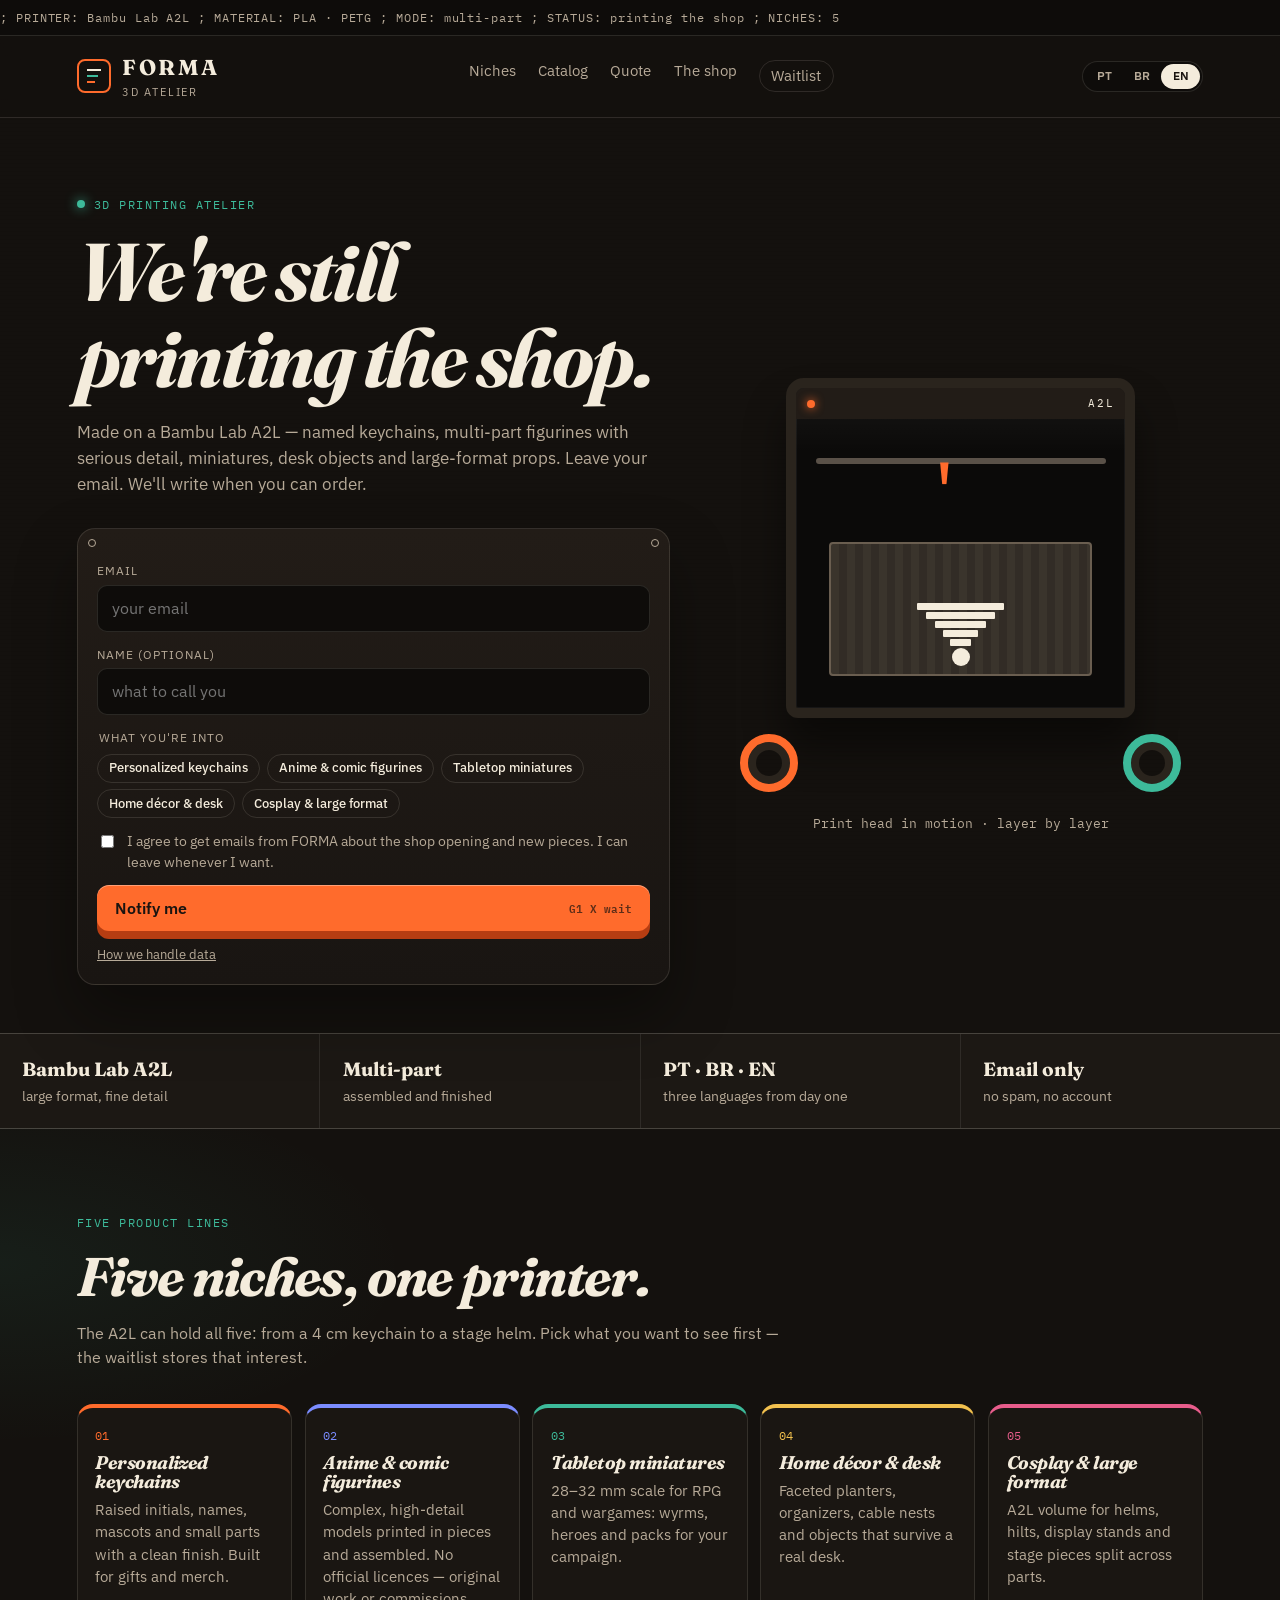
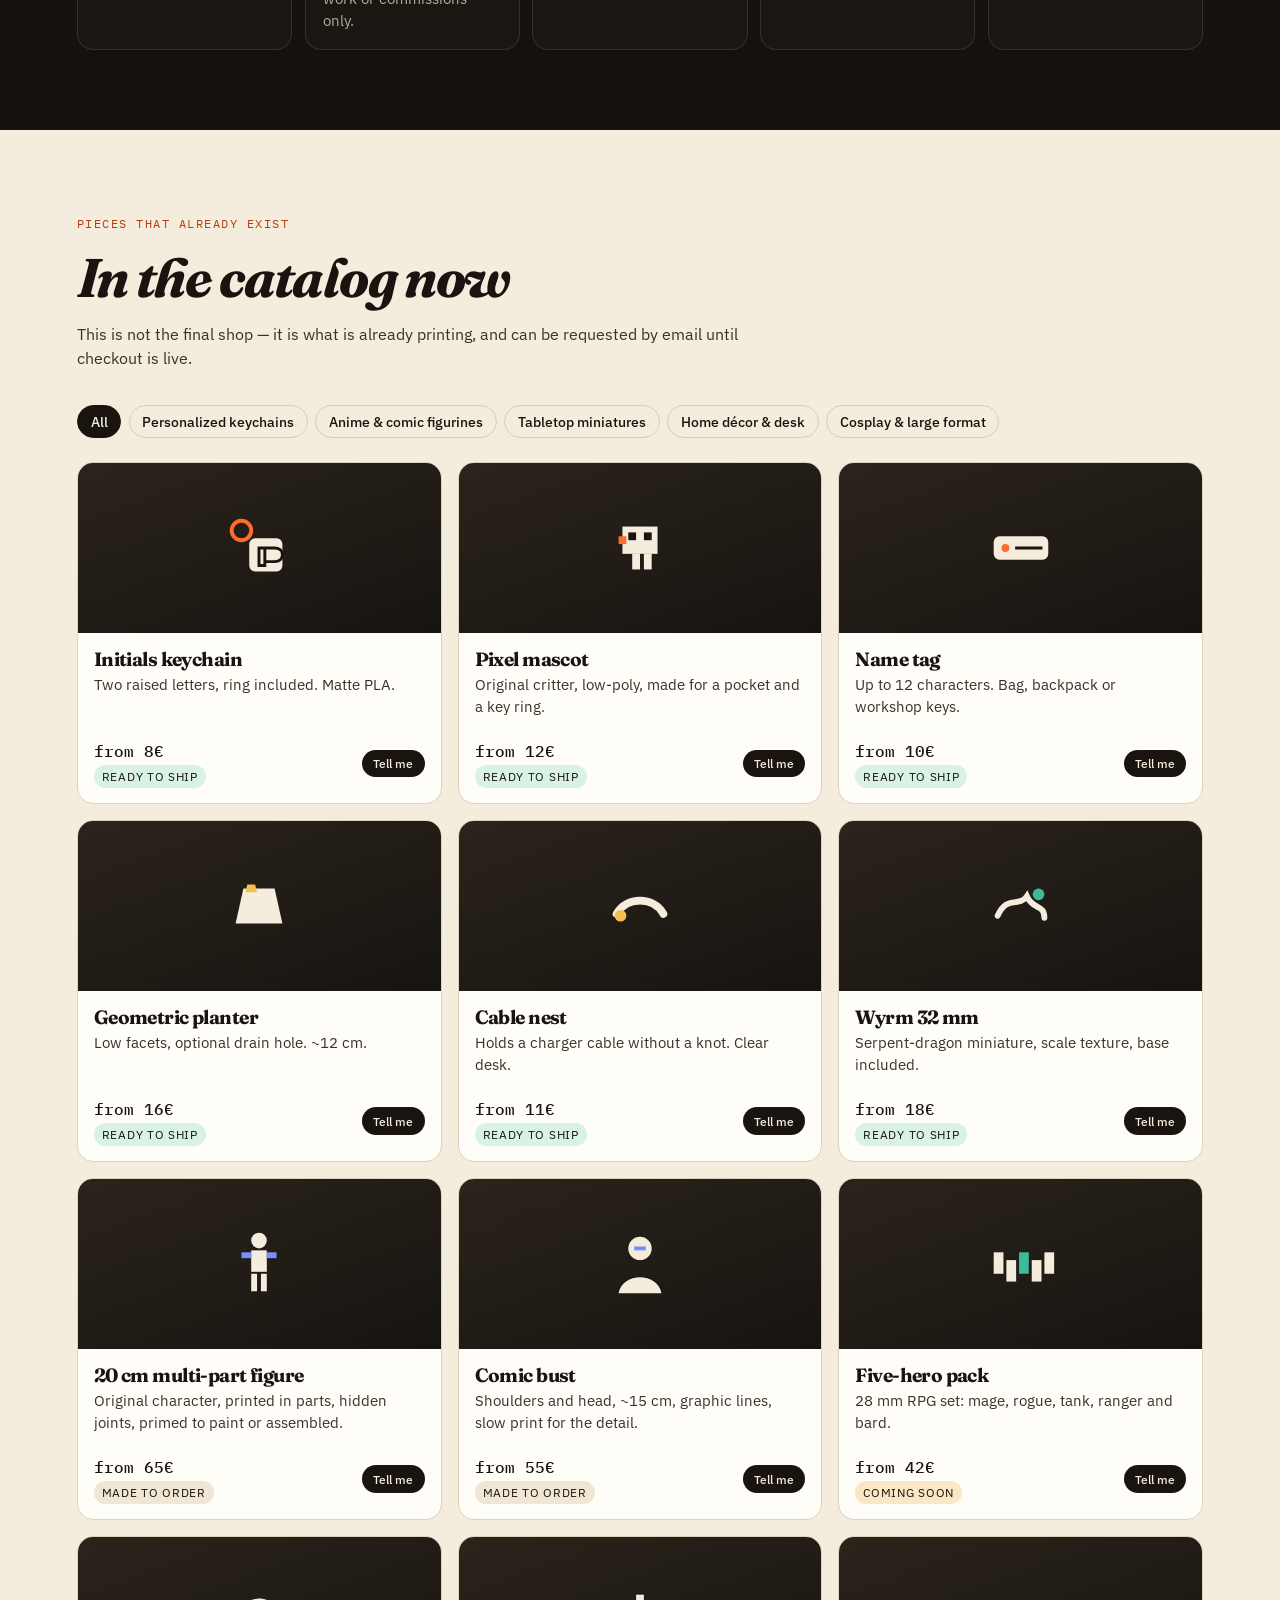
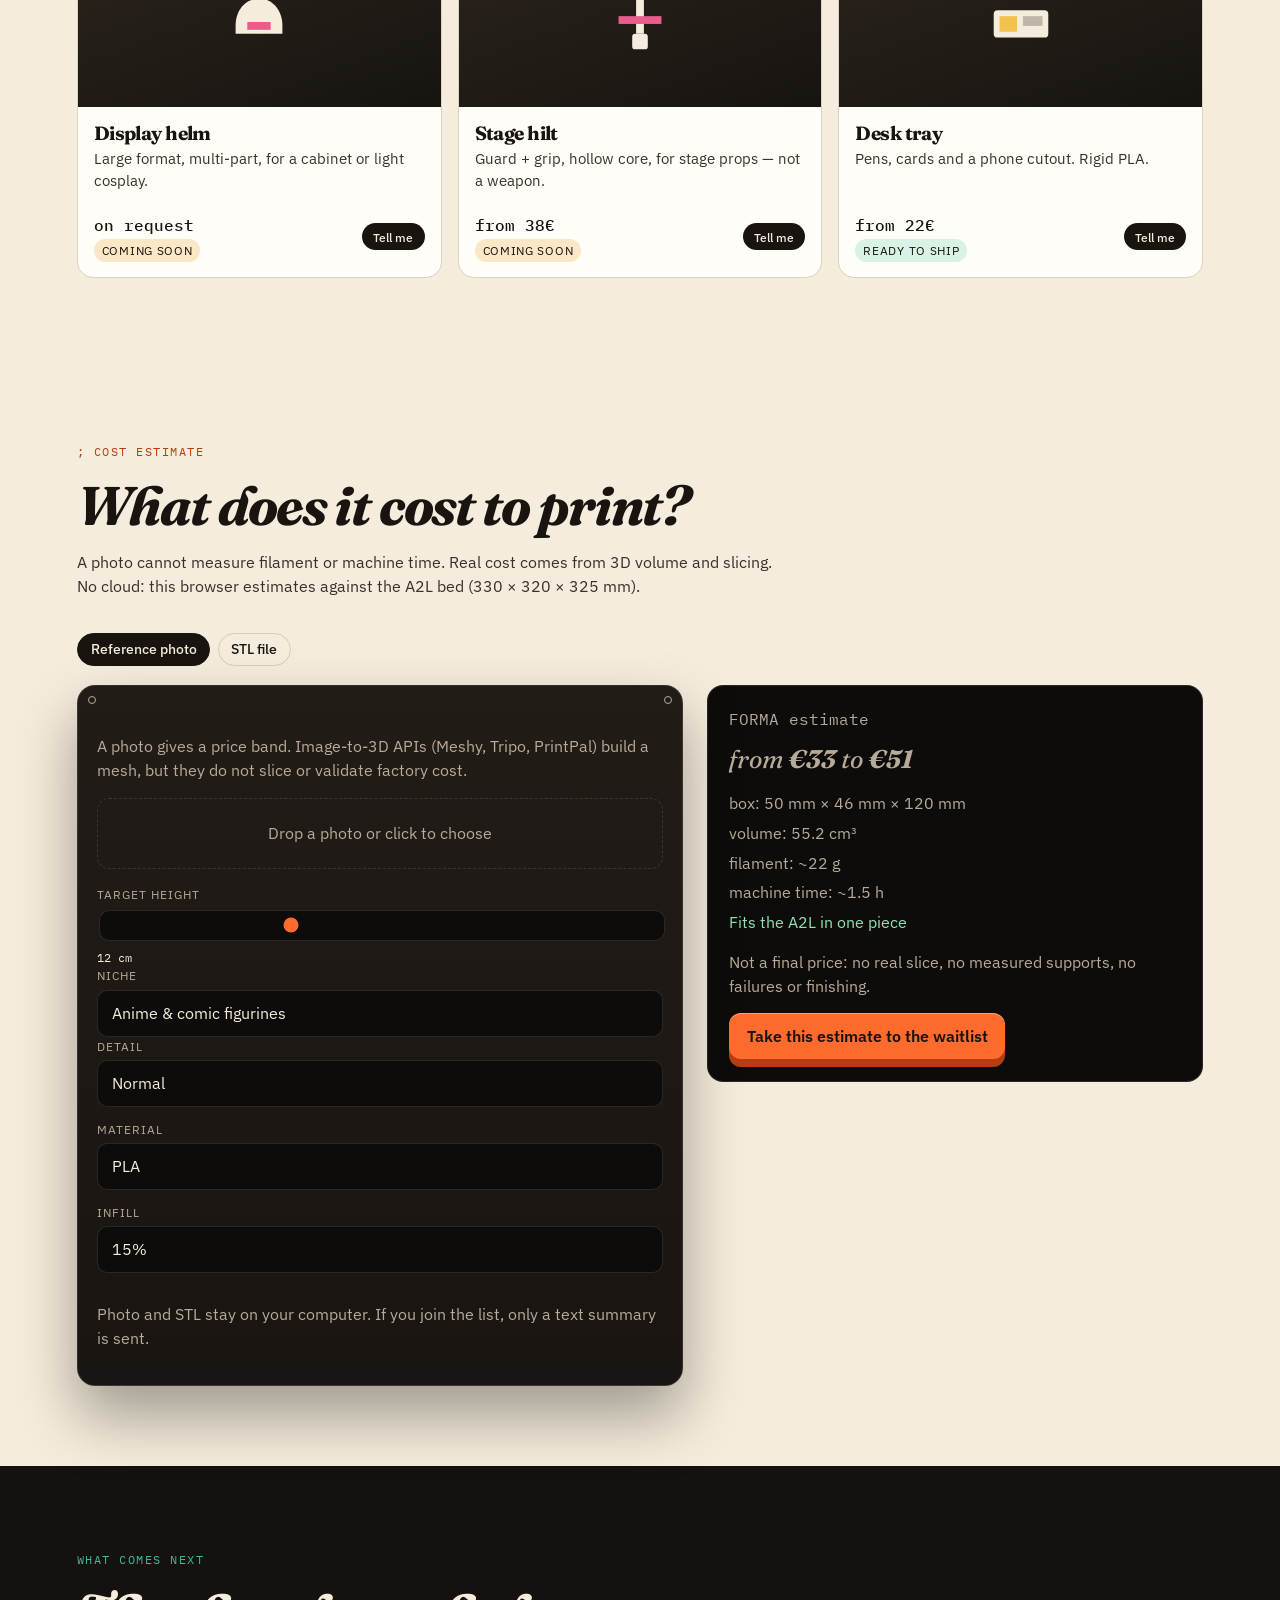
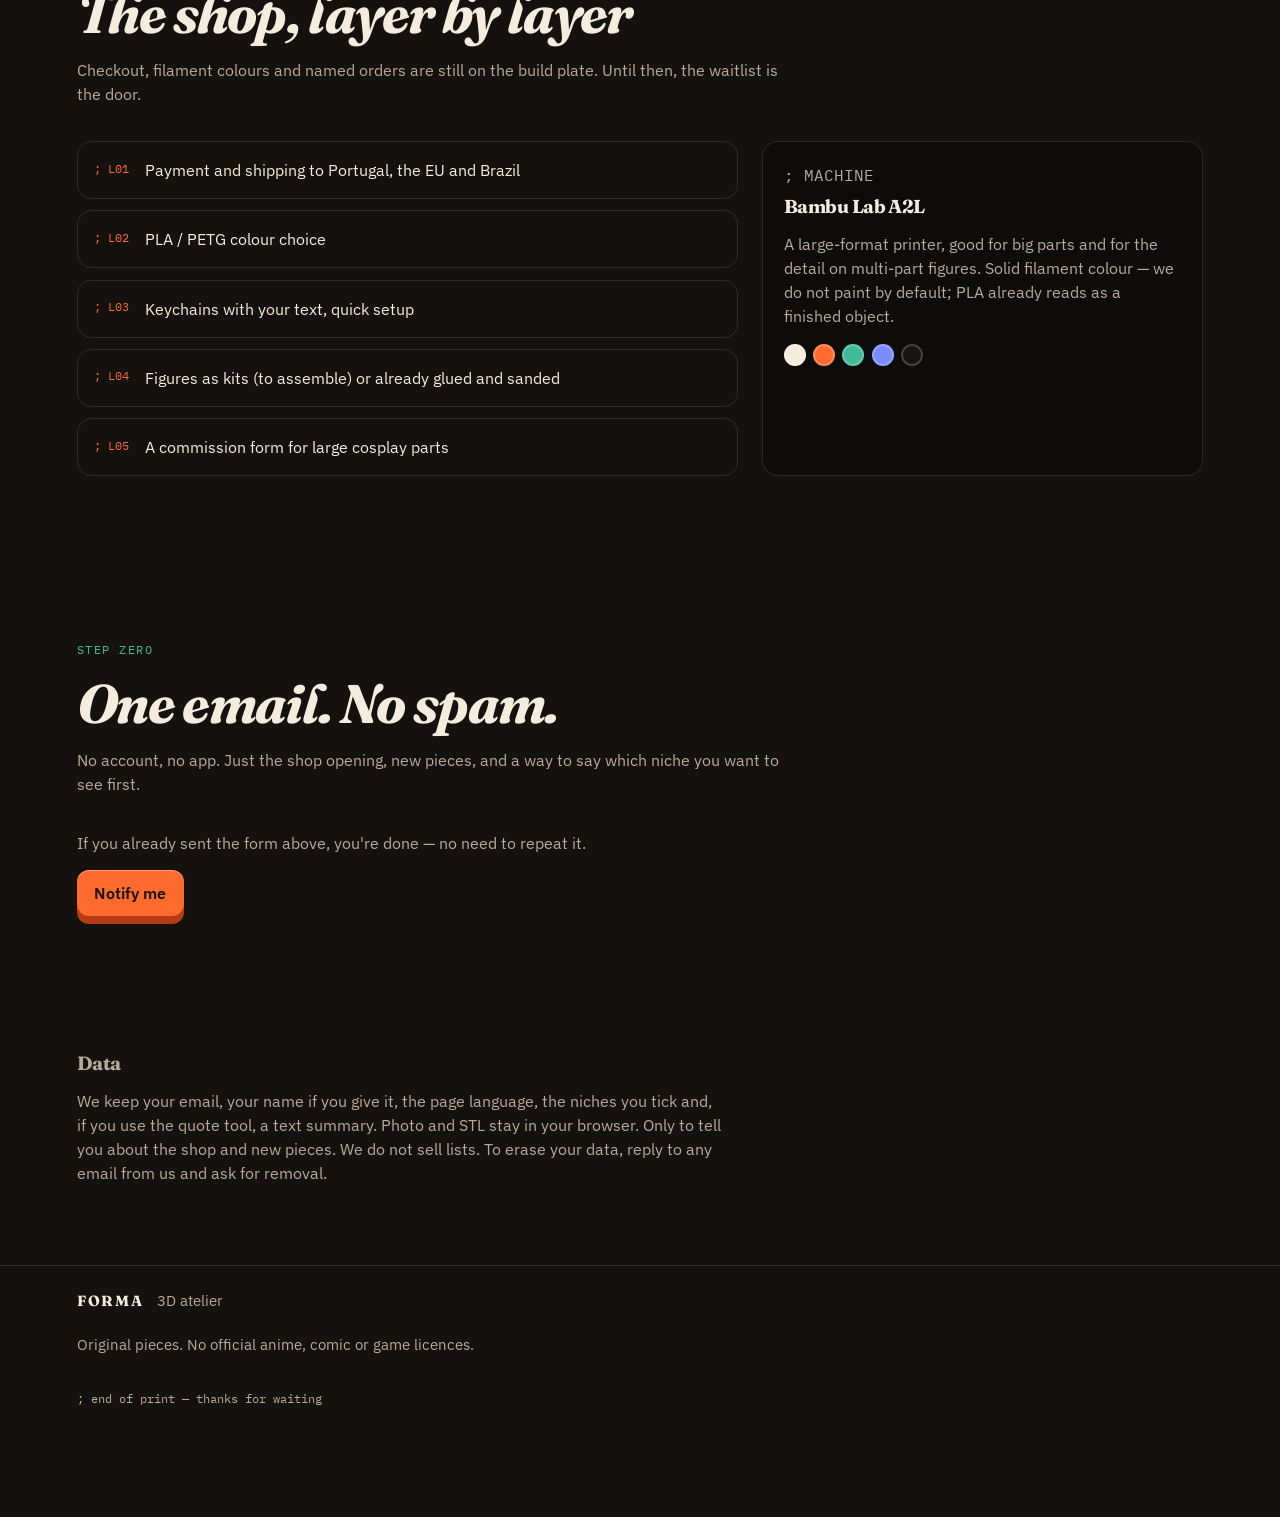
<file: index.html>
<!DOCTYPE html>
<html lang="pt-PT">
  <head>
    <meta charset="utf-8" />
    <meta name="viewport" content="width=device-width, initial-scale=1" />
    <meta name="theme-color" content="#14110e" />
    <title>FORMA — atelier de impressão 3D</title>
    <meta
      name="description"
      content="Peças impressas numa Bambu Lab A2L: chaveiros personalizados, figuras anime e comic, miniaturas, decoração e props. Entra na lista de espera da loja."
    />
    <meta property="og:title" content="FORMA — atelier de impressão 3D" />
    <meta
      property="og:description"
      content="Chaveiros, figuras em várias peças, miniaturas, decoração e props. Impressos numa Bambu Lab A2L. Entra na lista da loja."
    />
    <meta property="og:type" content="website" />
    <meta name="twitter:card" content="summary" />
    <link rel="icon" href="favicon.svg" type="image/svg+xml" />
    <link rel="preconnect" href="https://fonts.googleapis.com" />
    <link rel="preconnect" href="https://fonts.gstatic.com" crossorigin />
    <link
      href="https://fonts.googleapis.com/css2?family=Fraunces:ital,opsz,wght@0,9..144,500;0,9..144,700;1,9..144,500;1,9..144,700&family=IBM+Plex+Mono:wght@400;500&family=IBM+Plex+Sans:wght@400;500;600&display=swap"
      rel="stylesheet"
    />
    <link rel="stylesheet" href="styles.css" />
  </head>
  <body>
    <a class="skip" href="#main">Skip to content</a>

    <div class="ticker" aria-hidden="true">
      <div class="ticker-track" data-i18n="ticker">; PRINTER: Bambu Lab A2L   ; MATERIAL: PLA · PETG   ; MODE: multi-peça   ; STATUS: a imprimir a loja   ; NICHES: 5</div>
      <div class="ticker-track" data-i18n="ticker">; PRINTER: Bambu Lab A2L   ; MATERIAL: PLA · PETG   ; MODE: multi-peça   ; STATUS: a imprimir a loja   ; NICHES: 5</div>
    </div>

    <header class="site-header">
      <a class="brand" href="#top">
        <span class="brand-mark" aria-hidden="true"></span>
        <span>
          <strong>FORMA</strong>
          <small data-i18n="footer.tag">atelier 3D</small>
        </span>
      </a>
      <nav class="nav" aria-label="primary">
        <a href="#nichos" data-i18n="nav.niches">Nichos</a>
        <a href="#catalogo" data-i18n="nav.catalog">Catálogo</a>
        <a href="#orcamento" data-i18n="nav.quote">Orçamento</a>
        <a href="#loja" data-i18n="nav.shop">A loja</a>
        <a href="#lista" class="nav-cta" data-i18n="nav.waitlist">Lista de espera</a>
      </nav>
      <div class="lang" role="group" aria-label="Language">
        <button type="button" data-lang="pt-PT" aria-pressed="true">PT</button>
        <button type="button" data-lang="pt-BR" aria-pressed="false">BR</button>
        <button type="button" data-lang="en" aria-pressed="false">EN</button>
      </div>
    </header>

    <noscript>
      <p class="noscript">FORMA precisa de JavaScript para o idioma e o catálogo. O e-mail da lista está no formulário em baixo se o browser o mostrar.</p>
    </noscript>
    <main id="main">
      <section class="hero" id="top">
        <div class="hero-copy">
          <p class="kicker">
            <span class="led" aria-hidden="true"></span>
            <span data-i18n="hero.kicker">Atelier de impressão 3D</span>
          </p>
          <h1 data-i18n="hero.title">Estamos a imprimir a loja.</h1>
          <p class="lead" data-i18n="hero.lead">Peças feitas numa Bambu Lab A2L — chaveiros com o teu nome, figuras em várias peças com grande detalhe, miniaturas, decoração e props de grande formato. Deixa o teu e-mail. Avisamos-te quando puderes encomendar.</p>

          <form class="panel waitlist-form" id="waitlist-form" novalidate>
            <div class="panel-screws" aria-hidden="true"></div>
            <label class="field">
              <span data-i18n="form.email">E-mail</span>
              <input
                id="email"
                name="email"
                type="email"
                autocomplete="email"
                required
                placeholder="o teu e-mail"
                data-i18n-placeholder="form.emailPlaceholder"
              />
            </label>
            <label class="field">
              <span data-i18n="form.name">Nome</span>
              <input
                id="name"
                name="name"
                type="text"
                autocomplete="name"
                placeholder="como te chamamos"
                data-i18n-placeholder="form.namePlaceholder"
              />
            </label>
            <fieldset class="chips">
              <legend data-i18n="form.interest">O que te interessa</legend>
              <div class="chip-row" id="interest-chips"></div>
            </fieldset>
            <label class="consent">
              <input type="checkbox" name="consent" required />
              <span data-i18n="form.consent">Aceito receber e-mails da FORMA sobre a abertura da loja e peças novas. Posso sair quando quiser.</span>
            </label>
            <button class="btn" type="submit">
              <span data-i18n="form.submit">Quero ser avisado</span>
              <span class="btn-gcode" aria-hidden="true">G1 X wait</span>
            </button>
            <p class="form-status" id="form-status" role="status" hidden></p>
            <input type="hidden" name="quote" id="quote-summary" />
            <a class="privacy-link" href="#privacidade" data-i18n="form.privacyLink">Como tratamos os dados</a>
          </form>
        </div>

        <figure class="printer-stage">
          <div class="printer" aria-hidden="true">
            <div class="printer-frame">
              <div class="printer-top">
                <span class="printer-led"></span>
                <span class="printer-name">A2L</span>
              </div>
              <div class="gantry">
                <div class="gantry-bar"></div>
                <div class="nozzle"></div>
              </div>
              <div class="bed">
                <div class="print-object">
                  <span class="layer"></span>
                  <span class="layer"></span>
                  <span class="layer"></span>
                  <span class="layer"></span>
                  <span class="layer"></span>
                  <span class="figure-head"></span>
                </div>
              </div>
            </div>
            <div class="spool" data-spool="1"></div>
            <div class="spool" data-spool="2"></div>
          </div>
          <figcaption data-i18n="hero.printerCaption">Cabeça de impressão em movimento · camada a camada</figcaption>
        </figure>
      </section>

      <section class="stats" aria-label="facts">
        <article>
          <strong data-i18n="stats.printer">Bambu Lab A2L</strong>
          <span data-i18n="stats.printerHint">grande formato, detalhe fino</span>
        </article>
        <article>
          <strong data-i18n="stats.parts">Multi-peça</strong>
          <span data-i18n="stats.partsHint">montagem e acabamento</span>
        </article>
        <article>
          <strong data-i18n="stats.langs">PT · BR · EN</strong>
          <span data-i18n="stats.langsHint">três línguas desde o dia zero</span>
        </article>
        <article>
          <strong data-i18n="stats.list">Só e-mail</strong>
          <span data-i18n="stats.listHint">sem spam, sem conta</span>
        </article>
      </section>

      <section class="section" id="nichos">
        <header class="section-head">
          <p class="kicker" data-i18n="niches.kicker">Cinco linhas de produto</p>
          <h2 data-i18n="niches.title">Cinco nichos, uma impressora.</h2>
          <p data-i18n="niches.lead">A A2L aguentá-los a todos: do chaveiro de 4 cm ao elmo de palco. Escolhe o que queres ver primeiro — a lista de espera guarda o teu interesse.</p>
        </header>
        <div class="niche-grid" id="niche-grid"></div>
      </section>

      <section class="section cream" id="catalogo">
        <header class="section-head">
          <p class="kicker" data-i18n="catalog.kicker">Peças que já existem</p>
          <h2 data-i18n="catalog.title">No catálogo agora</h2>
          <p data-i18n="catalog.lead">Isto não é a loja final — é o que já está a ser impresso e pode ser encomendado por e-mail até o checkout estar no ar.</p>
        </header>
        <div class="filters" id="filters" role="tablist"></div>
        <div class="product-grid" id="product-grid"></div>
        <p class="empty" id="catalog-empty" hidden data-i18n="catalog.empty">Nada neste nicho ainda. Entra na lista e diz-nos o que queres ver.</p>
      </section>

      <section class="section cream" id="orcamento">
        <header class="section-head">
          <p class="kicker" data-i18n="quote.kicker">; COST ESTIMATE</p>
          <h2 data-i18n="quote.title">Quanto custa imprimir?</h2>
          <p data-i18n="quote.lead">Uma fotografia não mede filament nem tempo de máquina. O custo real vem do volume 3D e do corte. Sem nuvem: o cálculo corre neste browser, com a cama da A2L (330 × 320 × 325 mm).</p>
        </header>
        <div class="quote-tabs" role="tablist">
          <button type="button" class="filter" data-quote-tab="photo" aria-pressed="true" data-i18n="quote.tabPhoto">Foto</button>
          <button type="button" class="filter" data-quote-tab="stl" aria-pressed="false" data-i18n="quote.tabStl">STL</button>
        </div>
        <div class="quote-layout">
          <form class="panel quote-panel" id="quote-form" onsubmit="return false;">
            <div class="panel-screws" aria-hidden="true"></div>
            <div data-quote-panel="photo">
              <p class="muted" data-i18n="quote.photoHelp"></p>
              <div class="dropzone" id="quote-drop-photo" tabindex="0">
                <span data-i18n="quote.dropPhoto">Larga uma foto</span>
                <input id="quote-photo" type="file" accept="image/*" hidden />
              </div>
              <label class="field">
                <span data-i18n="quote.height">Altura alvo</span>
                <input id="quote-height" type="range" min="2" max="32" step="1" value="12" />
                <output id="quote-height-val">12 cm</output>
              </label>
              <label class="field">
                <span data-i18n="quote.niche">Nicho</span>
                <select id="quote-niche"></select>
              </label>
              <label class="field">
                <span data-i18n="quote.detail">Detalhe</span>
                <select id="quote-detail">
                  <option value="simple" data-i18n="quote.detailSimple">Simples</option>
                  <option value="normal" selected data-i18n="quote.detailNormal">Normal</option>
                  <option value="complex" data-i18n="quote.detailComplex">Complexo</option>
                </select>
              </label>
            </div>
            <div data-quote-panel="stl" hidden>
              <p class="muted" data-i18n="quote.stlHelp"></p>
              <div class="dropzone" id="quote-drop-stl" tabindex="0">
                <span data-i18n="quote.dropStl">Larga um .stl</span>
                <input id="quote-stl" type="file" accept=".stl,model/stl,application/sla" hidden />
              </div>
            </div>
            <label class="field">
              <span data-i18n="quote.material">Material</span>
              <select id="quote-material">
                <option value="pla">PLA</option>
                <option value="petg">PETG</option>
              </select>
            </label>
            <label class="field">
              <span data-i18n="quote.infill">Infill</span>
              <select id="quote-infill">
                <option value="0.10">10%</option>
                <option value="0.15" selected>15%</option>
                <option value="0.20">20%</option>
                <option value="0.30">30%</option>
              </select>
            </label>
            <p class="muted" data-i18n="quote.privacy"></p>
          </form>
          <aside class="machine-card quote-result" id="quote-result" hidden></aside>
        </div>
      </section>

      <section class="section shop" id="loja">
        <header class="section-head">
          <p class="kicker" data-i18n="shop.kicker">O que vem a seguir</p>
          <h2 data-i18n="shop.title">A loja, camada a camada</h2>
          <p data-i18n="shop.lead">O checkout, as cores de filament e as encomendas com o teu nome ainda estão na placa de construção. Até lá, a lista de espera é a porta.</p>
        </header>
        <div class="shop-layout">
          <ol class="shop-list" id="shop-list"></ol>
          <aside class="machine-card">
            <p class="machine-code">; MACHINE</p>
            <h3 data-i18n="shop.asideTitle">Bambu Lab A2L</h3>
            <p data-i18n="shop.aside">Impressora de grande formato, boa para peças grandes e para o detalhe das figuras em várias partes. Filament com cor sólida, não pintamos de fábrica — o PLA já chega a parecer objecto acabado.</p>
            <div class="swatches" aria-hidden="true">
              <span style="--c:#f4ecdc"></span>
              <span style="--c:#ff6b2c"></span>
              <span style="--c:#3dba9a"></span>
              <span style="--c:#7b8cff"></span>
              <span style="--c:#1a1410"></span>
            </div>
          </aside>
        </div>
      </section>

      <section class="section waitlist-block" id="lista">
        <header class="section-head">
          <p class="kicker" data-i18n="waitlist.kicker">Passo zero</p>
          <h2 data-i18n="waitlist.title">Um e-mail. Zero spam.</h2>
          <p data-i18n="waitlist.lead">Não há conta, não há aplicação. Só a abertura da loja, peças novas, e a possibilidade de dizeres que nicho queres ver primeiro.</p>
        </header>
        <p class="muted" data-i18n="waitlist.note">Se já enviaste o e-mail em cima, está feito — não precisas de o repetir.</p>
        <a class="btn" href="#waitlist-form">
          <span data-i18n="form.submit">Quero ser avisado</span>
        </a>
      </section>

      <section class="privacy" id="privacidade">
        <h2 data-i18n="privacy.title">Dados</h2>
        <p data-i18n="privacy.body">Guardamos o e-mail, o nome se o deres, o idioma da página, os nichos que marcares e, se usares o orçamento, um resumo em texto. Foto e STL ficam no teu browser. Serve só para te avisar da loja e de peças novas. Não vendemos listas. Para apagar os teus dados, responde a qualquer e-mail nosso e pede a remoção.</p>
      </section>
    </main>

    <footer class="site-footer">
      <div>
        <strong data-i18n="footer.mark">FORMA</strong>
        <span data-i18n="footer.tag">atelier 3D</span>
      </div>
      <p data-i18n="footer.rights">Peças originais. Sem licenças oficiais de anime, comic ou jogos.</p>
      <p class="gcode" data-i18n="footer.gcode">; end of print — thanks for waiting</p>
      <a id="instagram-link" class="ig" hidden href="#" rel="noreferrer" data-i18n="footer.instagram"></a>
    </footer>

    <div class="mobile-cta">
      <a class="btn" href="#waitlist-form" data-i18n="form.submit">Quero ser avisado</a>
    </div>

    <script src="js/config.js"></script>
    <script src="js/i18n.js"></script>
    <script src="js/products.js"></script>
    <script src="js/quote.js"></script>
    <script src="js/app.js"></script>
  </body>
</html>
</file>
<file: styles.css>
:root {
  --bed: #14110e;
  --bed-2: #1c1814;
  --ivory: #f4ecdc;
  --ivory-dim: #e6dcc8;
  --ink: #1a1410;
  --muted: #b7aa98;
  --line: rgba(244, 236, 220, 0.12);
  --filament: #ff6b2c;
  --teal: #3dba9a;
  --gold: #f2c14e;
  --ink-soft: #3a322a;
  --ok: #8fe3b5;
  --danger: #ff8a7a;
  --font-display: "Fraunces", "Iowan Old Style", Georgia, serif;
  --font-sans: "IBM Plex Sans", "Segoe UI", sans-serif;
  --font-mono: "IBM Plex Mono", ui-monospace, monospace;
  --radius: 18px;
  --shadow: 0 30px 60px rgba(0, 0, 0, 0.35);
}

*,
*::before,
*::after {
  box-sizing: border-box;
}

html {
  scroll-behavior: smooth;
  overflow-x: hidden;
}

body {
  margin: 0;
  color: var(--ivory);
  background:
    radial-gradient(1200px 500px at 80% -10%, rgba(255, 107, 44, 0.16), transparent 50%),
    radial-gradient(900px 400px at 0% 20%, rgba(61, 186, 154, 0.08), transparent 45%),
    var(--bed);
  font-family: var(--font-sans);
  line-height: 1.5;
  min-height: 100vh;
  overflow-x: hidden;
  width: 100%;
  max-width: 100%;
}

body::before {
  content: "";
  pointer-events: none;
  position: fixed;
  inset: 0;
  background-image: repeating-linear-gradient(
    to bottom,
    transparent 0 3px,
    rgba(0, 0, 0, 0.08) 3px 4px
  );
  opacity: 0.35;
  z-index: 0;
}

body > * {
  position: relative;
  z-index: 1;
}

img {
  max-width: 100%;
}

a {
  color: inherit;
}

.skip {
  position: absolute;
  left: 1rem;
  top: -4rem;
  background: var(--filament);
  color: var(--ink);
  padding: 0.5rem 0.8rem;
  z-index: 20;
}

.skip:focus {
  top: 1rem;
}

.noscript {
  margin: 0;
  padding: 0.7rem 6vw;
  background: #3a1c12;
  color: var(--ivory);
}

.ticker {
  display: flex;
  overflow: hidden;
  width: 100%;
  max-width: 100%;
  min-width: 0;
  border-bottom: 1px solid var(--line);
  background: #0e0c0a;
  font-family: var(--font-mono);
  font-size: 0.72rem;
  letter-spacing: 0.08em;
  color: var(--muted);
  white-space: nowrap;
}

.ticker-track {
  flex: 0 0 auto;
  min-width: 100%;
  box-sizing: border-box;
  padding: 0.55rem 0;
  animation: marquee 42s linear infinite;
}

@keyframes marquee {
  from {
    transform: translateX(0);
  }
  to {
    transform: translateX(-100%);
  }
}

.site-header {
  display: grid;
  grid-template-columns: auto minmax(0, 1fr) auto;
  gap: 1rem;
  align-items: center;
  padding: 1rem 6vw;
  border-bottom: 1px solid var(--line);
  background: rgba(20, 17, 14, 0.88);
  backdrop-filter: blur(12px);
  position: sticky;
  top: 0;
  z-index: 10;
}

.brand {
  display: flex;
  gap: 0.7rem;
  align-items: center;
  text-decoration: none;
}

.brand strong {
  display: block;
  font-family: var(--font-display);
  font-size: 1.35rem;
  letter-spacing: 0.12em;
  font-weight: 700;
}

.brand small {
  display: block;
  color: var(--muted);
  font-size: 0.7rem;
  letter-spacing: 0.16em;
  text-transform: uppercase;
}

.brand-mark {
  width: 34px;
  height: 34px;
  border: 2px solid var(--filament);
  border-radius: 8px;
  background:
    linear-gradient(var(--ivory) 0 2px, transparent 2px) 8px 8px / 14px 2px no-repeat,
    linear-gradient(var(--teal) 0 2px, transparent 2px) 8px 14px / 11px 2px no-repeat,
    linear-gradient(var(--filament) 0 2px, transparent 2px) 8px 20px / 8px 2px no-repeat;
}

.nav {
  display: flex;
  justify-content: center;
  gap: 1.4rem;
  font-size: 0.92rem;
}

.nav a {
  text-decoration: none;
  color: var(--muted);
}

.nav a:hover,
.nav-cta {
  color: var(--ivory);
}

.nav-cta {
  border: 1px solid var(--line);
  padding: 0.25rem 0.7rem;
  border-radius: 999px;
}

.lang {
  display: flex;
  flex-shrink: 0;
  background: #0e0c0a;
  border: 1px solid var(--line);
  border-radius: 999px;
  padding: 0.15rem;
}

.lang button {
  appearance: none;
  border: 0;
  background: transparent;
  color: var(--muted);
  font: 600 0.75rem/1 var(--font-sans);
  padding: 0.4rem 0.7rem;
  border-radius: 999px;
  cursor: pointer;
}

.lang button[aria-pressed="true"] {
  background: var(--ivory);
  color: var(--ink);
}

.hero {
  display: grid;
  grid-template-columns: minmax(0, 1.1fr) minmax(0, 0.9fr);
  gap: 3rem;
  padding: 4.5rem 6vw 3rem;
  align-items: center;
}

.hero-copy {
  min-width: 0;
  max-width: 100%;
}

.kicker {
  display: inline-flex;
  align-items: center;
  gap: 0.55rem;
  font-family: var(--font-mono);
  font-size: 0.78rem;
  letter-spacing: 0.12em;
  text-transform: uppercase;
  color: var(--teal);
  margin: 0 0 1rem;
}

.led {
  width: 8px;
  height: 8px;
  border-radius: 50%;
  background: var(--teal);
  box-shadow: 0 0 12px var(--teal);
  animation: pulse 2.4s ease-in-out infinite;
}

@keyframes pulse {
  50% {
    opacity: 0.4;
  }
}

h1,
h2,
h3 {
  font-family: var(--font-display);
  font-weight: 700;
  letter-spacing: -0.03em;
  line-height: 1.05;
}

h2 {
  text-wrap: balance;
}

h1 {
  font-size: clamp(2.35rem, 6.4vw, 5.4rem);
  font-style: italic;
  margin: 0 0 1rem;
  max-width: 12ch;
  text-wrap: balance;
  overflow-wrap: break-word;
  padding-right: 0.12em;
}

.lead {
  font-size: 1.08rem;
  color: var(--muted);
  max-width: 42rem;
  overflow-wrap: break-word;
}

.panel {
  margin-top: 2rem;
  padding: 1.2rem;
  background: linear-gradient(180deg, #221c17, #191512);
  border: 1px solid var(--line);
  border-radius: var(--radius);
  box-shadow: var(--shadow);
  display: grid;
  gap: 0.8rem;
  position: relative;
  min-width: 0;
  max-width: 100%;
  grid-template-columns: minmax(0, 1fr);
}

.panel-screws::before,
.panel-screws::after {
  content: "";
  position: absolute;
  width: 8px;
  height: 8px;
  border: 1px solid var(--muted);
  border-radius: 50%;
  top: 10px;
}

.panel-screws::before {
  left: 10px;
}

.panel-screws::after {
  right: 10px;
}

.field {
  display: grid;
  gap: 0.3rem;
  font-size: 0.78rem;
  letter-spacing: 0.08em;
  text-transform: uppercase;
  color: var(--muted);
}

.field input,
.field select {
  appearance: none;
  border: 1px solid var(--line);
  background: #0e0c0a;
  color: var(--ivory);
  font: 400 1rem/1.3 var(--font-sans);
  padding: 0.75rem 0.85rem;
  border-radius: 10px;
  text-transform: none;
  letter-spacing: 0;
  width: 100%;
  max-width: 100%;
  min-width: 0;
}

.field input[type="range"] {
  padding: 0.4rem 0;
  accent-color: var(--filament);
}

.field output {
  font-family: var(--font-mono);
  color: var(--ivory);
  text-transform: none;
  letter-spacing: 0;
}

.field input:focus {
  outline: 2px solid var(--filament);
  outline-offset: 1px;
}

.chips {
  border: 0;
  margin: 0;
  padding: 0;
  min-width: 0;
  min-inline-size: 0;
  max-width: 100%;
}

.chips legend {
  font-size: 0.78rem;
  letter-spacing: 0.08em;
  text-transform: uppercase;
  color: var(--muted);
  margin-bottom: 0.45rem;
}

.chip-row {
  display: flex;
  flex-wrap: wrap;
  gap: 0.4rem;
  min-width: 0;
  max-width: 100%;
}

.chip {
  border: 1px solid var(--line);
  background: transparent;
  color: var(--ivory);
  border-radius: 999px;
  padding: 0.35rem 0.7rem;
  font: 500 0.82rem/1.2 var(--font-sans);
  cursor: pointer;
  max-width: 100%;
}

.chip[aria-pressed="true"] {
  background: color-mix(in srgb, var(--accent, var(--filament)) 22%, transparent);
  border-color: var(--accent, var(--filament));
}

.consent {
  display: flex;
  gap: 0.6rem;
  align-items: flex-start;
  font-size: 0.88rem;
  color: var(--muted);
}

.consent input {
  margin-top: 0.25rem;
  accent-color: var(--filament);
}

.consent span {
  overflow-wrap: anywhere;
}

.btn {
  appearance: none;
  border: 0;
  cursor: pointer;
  text-decoration: none;
  display: inline-flex;
  align-items: center;
  justify-content: center;
  gap: 1rem;
  background: var(--filament);
  color: var(--ink);
  font: 600 1rem/1 var(--font-sans);
  padding: 0.95rem 1.1rem;
  border-radius: 12px;
  box-shadow:
    inset 0 1px 0 rgba(255, 255, 255, 0.35),
    0 8px 0 #b63d12;
  transform: translateY(-1px);
}

.btn:hover {
  filter: brightness(1.05);
}

.btn:active {
  transform: translateY(4px);
  box-shadow: inset 0 1px 0 rgba(255, 255, 255, 0.2);
}

.waitlist-form .btn {
  justify-content: space-between;
}

.btn-gcode {
  font-family: var(--font-mono);
  font-size: 0.7rem;
  opacity: 0.7;
}

.form-status {
  margin: 0;
  font-size: 0.92rem;
}

.form-status.ok {
  color: var(--ok);
}

.form-status.err {
  color: var(--danger);
}

.privacy-link {
  font-size: 0.82rem;
  color: var(--muted);
}

.printer-stage {
  margin: 0;
}

.printer {
  position: relative;
  aspect-ratio: 1;
  max-width: 460px;
  margin-inline: auto;
}

.printer-frame {
  position: absolute;
  inset: 8% 12% 18% 12%;
  border: 10px solid #2a241d;
  border-radius: 18px 18px 12px 12px;
  background:
    linear-gradient(180deg, rgba(255, 255, 255, 0.05), transparent 20%),
    #0b0a09;
  box-shadow:
    0 30px 40px rgba(0, 0, 0, 0.45),
    inset 0 0 0 1px rgba(255, 255, 255, 0.05);
  overflow: hidden;
}

.printer-top {
  display: flex;
  justify-content: space-between;
  align-items: center;
  padding: 0.45rem 0.7rem;
  background: #221c17;
  font-family: var(--font-mono);
  font-size: 0.7rem;
  letter-spacing: 0.14em;
}

.printer-led {
  width: 8px;
  height: 8px;
  border-radius: 50%;
  background: var(--filament);
  box-shadow: 0 0 10px var(--filament);
}

.gantry {
  position: absolute;
  top: 22%;
  left: 6%;
  right: 6%;
  height: 10px;
  animation: gantry 3.6s ease-in-out infinite;
}

.gantry-bar {
  height: 6px;
  background: #5a5148;
  border-radius: 4px;
}

.nozzle {
  position: absolute;
  left: 42%;
  top: 4px;
  width: 14px;
  height: 22px;
  background: var(--filament);
  clip-path: polygon(20% 0, 80% 0, 65% 100%, 35% 100%);
  filter: drop-shadow(0 8px 8px rgba(255, 107, 44, 0.4));
}

.bed {
  position: absolute;
  left: 10%;
  right: 10%;
  bottom: 10%;
  height: 42%;
  background:
    repeating-linear-gradient(
      90deg,
      #3a342c 0 8px,
      #322c26 8px 16px
    );
  border: 2px solid #6a5e50;
  border-radius: 4px;
  display: grid;
  place-items: end center;
  padding-bottom: 8px;
}

.print-object {
  width: 38%;
  display: grid;
  justify-items: center;
  gap: 2px;
}

.print-object .layer {
  display: block;
  height: 7px;
  background: var(--ivory);
  border-radius: 1px;
  transform-origin: bottom;
  animation: grow 5s ease-in-out infinite;
}

.print-object .layer:nth-child(1) {
  width: 88%;
}
.print-object .layer:nth-child(2) {
  width: 70%;
  animation-delay: 0.2s;
}
.print-object .layer:nth-child(3) {
  width: 52%;
  animation-delay: 0.4s;
}
.print-object .layer:nth-child(4) {
  width: 36%;
  animation-delay: 0.6s;
}
.print-object .layer:nth-child(5) {
  width: 22%;
  animation-delay: 0.8s;
}

.figure-head {
  width: 18px;
  height: 18px;
  border-radius: 50%;
  background: var(--ivory);
  animation: grow 5s ease-in-out infinite;
  animation-delay: 1s;
}

@keyframes gantry {
  0%,
  100% {
    transform: translateX(-8%);
  }
  50% {
    transform: translateX(8%);
  }
}

@keyframes grow {
  0%,
  12% {
    transform: scaleY(0.2);
    opacity: 0.4;
  }
  40%,
  70% {
    transform: scaleY(1);
    opacity: 1;
  }
  100% {
    transform: scaleY(0.2);
    opacity: 0.4;
  }
}

.spool {
  position: absolute;
  bottom: 2%;
  width: 58px;
  height: 58px;
  border-radius: 50%;
  border: 8px solid var(--filament);
  box-shadow: inset 0 0 0 8px #2a241d;
}

.spool[data-spool="1"] {
  left: 2%;
}

.spool[data-spool="2"] {
  right: 2%;
  border-color: var(--teal);
}

.printer-stage figcaption {
  text-align: center;
  color: var(--muted);
  font-size: 0.82rem;
  margin-top: 0.8rem;
  font-family: var(--font-mono);
}

.stats {
  display: grid;
  grid-template-columns: repeat(4, minmax(0, 1fr));
  gap: 1px;
  background: var(--line);
  border-block: 1px solid var(--line);
}

.stats article {
  background: var(--bed-2);
  padding: 1.3rem 1.4rem;
  display: grid;
  gap: 0.2rem;
}

.stats strong {
  font-family: var(--font-display);
  font-size: 1.2rem;
}

.stats span {
  color: var(--muted);
  font-size: 0.88rem;
}

.section {
  padding: 5rem 6vw;
}

.section-head {
  max-width: 44rem;
  margin-bottom: 2.2rem;
}

.section-head h2 {
  font-size: clamp(2rem, 5vw, 3.4rem);
  font-style: italic;
  margin: 0 0 0.8rem;
}

.section-head p:last-child {
  color: var(--muted);
}

.niche-grid {
  display: grid;
  grid-template-columns: repeat(5, minmax(0, 1fr));
  gap: 0.8rem;
}

.niche {
  min-height: 100%;
  padding: 1.1rem;
  border: 1px solid var(--line);
  border-top: 4px solid var(--accent);
  border-radius: 16px;
  background: #1a1612;
  display: grid;
  align-content: start;
  gap: 0.5rem;
  cursor: pointer;
  text-align: left;
  color: inherit;
  font: inherit;
}

.niche:hover,
.niche:focus-visible {
  transform: translateY(-3px);
  outline: none;
  box-shadow: 0 12px 30px rgba(0, 0, 0, 0.25);
}

.niche-idx {
  font-family: var(--font-mono);
  color: var(--accent);
  font-size: 0.78rem;
}

.niche h3 {
  margin: 0;
  font-size: 1.15rem;
  font-style: italic;
}

.niche p {
  margin: 0;
  color: var(--muted);
  font-size: 0.92rem;
}

.cream {
  background: var(--ivory);
  color: var(--ink);
}

.cream h2,
.cream h3 {
  color: var(--ink);
}

.cream .kicker {
  color: #b63d12;
}

.cream .section-head p:last-child {
  color: var(--ink-soft);
}

.filters {
  display: flex;
  flex-wrap: wrap;
  gap: 0.45rem;
  margin-bottom: 1.5rem;
}

.filter {
  border: 1px solid #d7ccb8;
  background: transparent;
  color: var(--ink);
  border-radius: 999px;
  padding: 0.4rem 0.8rem;
  cursor: pointer;
  font: 500 0.88rem var(--font-sans);
}

.filter[aria-pressed="true"] {
  background: var(--ink);
  color: var(--ivory);
  border-color: var(--ink);
}

.product-grid {
  display: grid;
  grid-template-columns: repeat(3, minmax(0, 1fr));
  gap: 1rem;
}

.card {
  background: #fffdf7;
  border: 1px solid #ddd2be;
  border-radius: 16px;
  overflow: hidden;
  display: grid;
  grid-template-rows: auto 1fr auto;
}

.thumb {
  height: 170px;
  background:
    repeating-linear-gradient(
      to bottom,
      rgba(26, 20, 16, 0.08) 0 2px,
      transparent 2px 6px
    ),
    linear-gradient(160deg, #2b241c, #171410);
  display: grid;
  place-items: center;
  position: relative;
  overflow: hidden;
}

.thumb img {
  width: 100%;
  height: 100%;
  object-fit: cover;
  display: block;
}

.thumb svg {
  width: 78px;
  height: 78px;
}

.card-body {
  padding: 1rem 1rem 0.4rem;
}

.card-body h3 {
  margin: 0 0 0.3rem;
  font-size: 1.2rem;
}

.card-body p {
  margin: 0;
  color: var(--ink-soft);
  font-size: 0.92rem;
}

.card-meta {
  display: flex;
  justify-content: space-between;
  align-items: center;
  gap: 0.6rem;
  padding: 0.9rem 1rem 1rem;
}

.price {
  font-family: var(--font-mono);
  font-weight: 500;
}

.status {
  font-size: 0.72rem;
  letter-spacing: 0.06em;
  text-transform: uppercase;
  padding: 0.25rem 0.5rem;
  border-radius: 999px;
  background: #efe6d4;
}

.status[data-status="available"] {
  background: #d8f3e5;
}

.status[data-status="coming"] {
  background: #fbe7c6;
}

.notify {
  border: 0;
  background: var(--ink);
  color: var(--ivory);
  border-radius: 999px;
  padding: 0.35rem 0.7rem;
  cursor: pointer;
  font: 500 0.78rem var(--font-sans);
}

.empty {
  color: var(--ink-soft);
}

.quote-tabs {
  display: flex;
  flex-wrap: wrap;
  gap: 0.45rem;
  margin-bottom: 1.2rem;
}

.quote-layout {
  display: grid;
  grid-template-columns: minmax(0, 1.1fr) minmax(0, 0.9fr);
  gap: 1.5rem;
  align-items: start;
}

.quote-panel {
  margin-top: 0;
}

.dropzone {
  border: 1px dashed var(--line);
  border-radius: 12px;
  padding: 1.4rem 1rem;
  text-align: center;
  cursor: pointer;
  color: var(--muted);
  margin: 0.6rem 0 1rem;
}

.dropzone.is-over,
.dropzone:focus-visible {
  border-color: var(--filament);
  color: var(--ivory);
}

.quote-result {
  min-height: 12rem;
}

.quote-price {
  font-family: var(--font-display);
  font-size: 1.6rem;
  font-style: italic;
  margin: 0.2rem 0 0.8rem;
}

.quote-facts {
  margin: 0 0 1rem;
  padding: 0;
  list-style: none;
  color: var(--muted);
  display: grid;
  gap: 0.35rem;
}

.quote-facts .ok {
  color: var(--ok);
}

.quote-facts .warn {
  color: var(--gold);
}

.quote-preview {
  width: 100%;
  height: 140px;
  object-fit: cover;
  border-radius: 10px;
  margin-bottom: 0.8rem;
}

@media (max-width: 1024px) {
  .quote-layout {
    grid-template-columns: minmax(0, 1fr);
  }
}

.shop-layout {
  display: grid;
  grid-template-columns: minmax(0, 1.2fr) minmax(0, 0.8fr);
  gap: 1.5rem;
}

.shop-list {
  margin: 0;
  padding: 0;
  list-style: none;
  display: grid;
  gap: 0.7rem;
  counter-reset: layer;
}

.shop-list li {
  counter-increment: layer;
  border: 1px solid var(--line);
  border-radius: 14px;
  padding: 1rem 1rem 1rem 4.2rem;
  position: relative;
}

.shop-list li::before {
  content: "; L" counter(layer, decimal-leading-zero);
  position: absolute;
  left: 1rem;
  top: 1.1rem;
  font-family: var(--font-mono);
  font-size: 0.75rem;
  color: var(--filament);
}

.machine-card {
  background: #0e0c0a;
  border-radius: 16px;
  padding: 1.3rem;
  border: 1px solid var(--line);
}

.machine-code {
  font-family: var(--font-mono);
  color: var(--teal);
  margin: 0 0 0.6rem;
}

.machine-card h3 {
  margin: 0 0 0.6rem;
}

.machine-card p {
  color: var(--muted);
}

.swatches {
  display: flex;
  gap: 0.45rem;
  margin-top: 1rem;
}

.swatches span {
  width: 22px;
  height: 22px;
  border-radius: 50%;
  background: var(--c);
  box-shadow: inset 0 0 0 2px rgba(255, 255, 255, 0.2);
}

.waitlist-block {
  text-align: left;
}

.muted {
  color: var(--muted);
}

.privacy {
  padding: 2.5rem 6vw 4rem;
  color: var(--muted);
  max-width: 50rem;
}

.privacy h2 {
  font-size: 1.2rem;
  margin-bottom: 0.4rem;
}

.site-footer {
  padding: 1.5rem 6vw 6rem;
  border-top: 1px solid var(--line);
  display: grid;
  gap: 0.4rem;
  color: var(--muted);
  font-size: 0.92rem;
}

.site-footer strong {
  font-family: var(--font-display);
  color: var(--ivory);
  letter-spacing: 0.12em;
  margin-right: 0.6rem;
}

.gcode {
  font-family: var(--font-mono);
  font-size: 0.78rem;
}

.mobile-cta {
  display: none;
}

@media (max-width: 1024px) {
  .niche-grid,
  .product-grid,
  .stats,
  .shop-layout,
  .hero {
    grid-template-columns: minmax(0, 1fr) minmax(0, 1fr);
  }

  .hero {
    gap: 2rem;
  }

  .nav {
    display: none;
  }

  .site-header {
    grid-template-columns: minmax(0, 1fr) auto;
  }
}

@media (max-width: 720px) {
  .hero,
  .niche-grid,
  .product-grid,
  .stats,
  .shop-layout {
    grid-template-columns: minmax(0, 1fr);
  }

  h1 {
    max-width: none;
    font-size: clamp(2.2rem, 12vw, 3.1rem);
  }

  .lead {
    font-size: 1rem;
  }

  .site-header {
    padding: 0.75rem 4vw;
    gap: 0.6rem;
  }

  .brand small {
    display: none;
  }

  .lang button {
    padding: 0.4rem 0.55rem;
  }

  .printer {
    max-width: 320px;
  }

  .mobile-cta {
    display: block;
    position: sticky;
    bottom: 0;
    padding: 0.7rem 1rem 1rem;
    background: linear-gradient(transparent, var(--bed) 30%);
  }

  .mobile-cta .btn {
    width: 100%;
    justify-content: center;
  }

  .ticker {
    display: none;
  }

  .lead,
  .consent,
  .hero-copy,
  .waitlist-form,
  .panel {
    width: 100%;
    max-width: 100%;
  }

  .lang {
    position: fixed;
    top: 0.65rem;
    right: 0.65rem;
    z-index: 30;
    margin-left: 0;
  }

  .site-header {
    display: flex;
    width: 100%;
    box-sizing: border-box;
    padding-right: 7.5rem;
  }

  .hero {
    width: 100vw;
    max-width: 100vw;
    box-sizing: border-box;
    padding-inline: 1rem;
  }
}

@media (prefers-reduced-motion: reduce) {
  *,
  *::before,
  *::after {
    animation: none !important;
    transition: none !important;
  }
}
</file>
